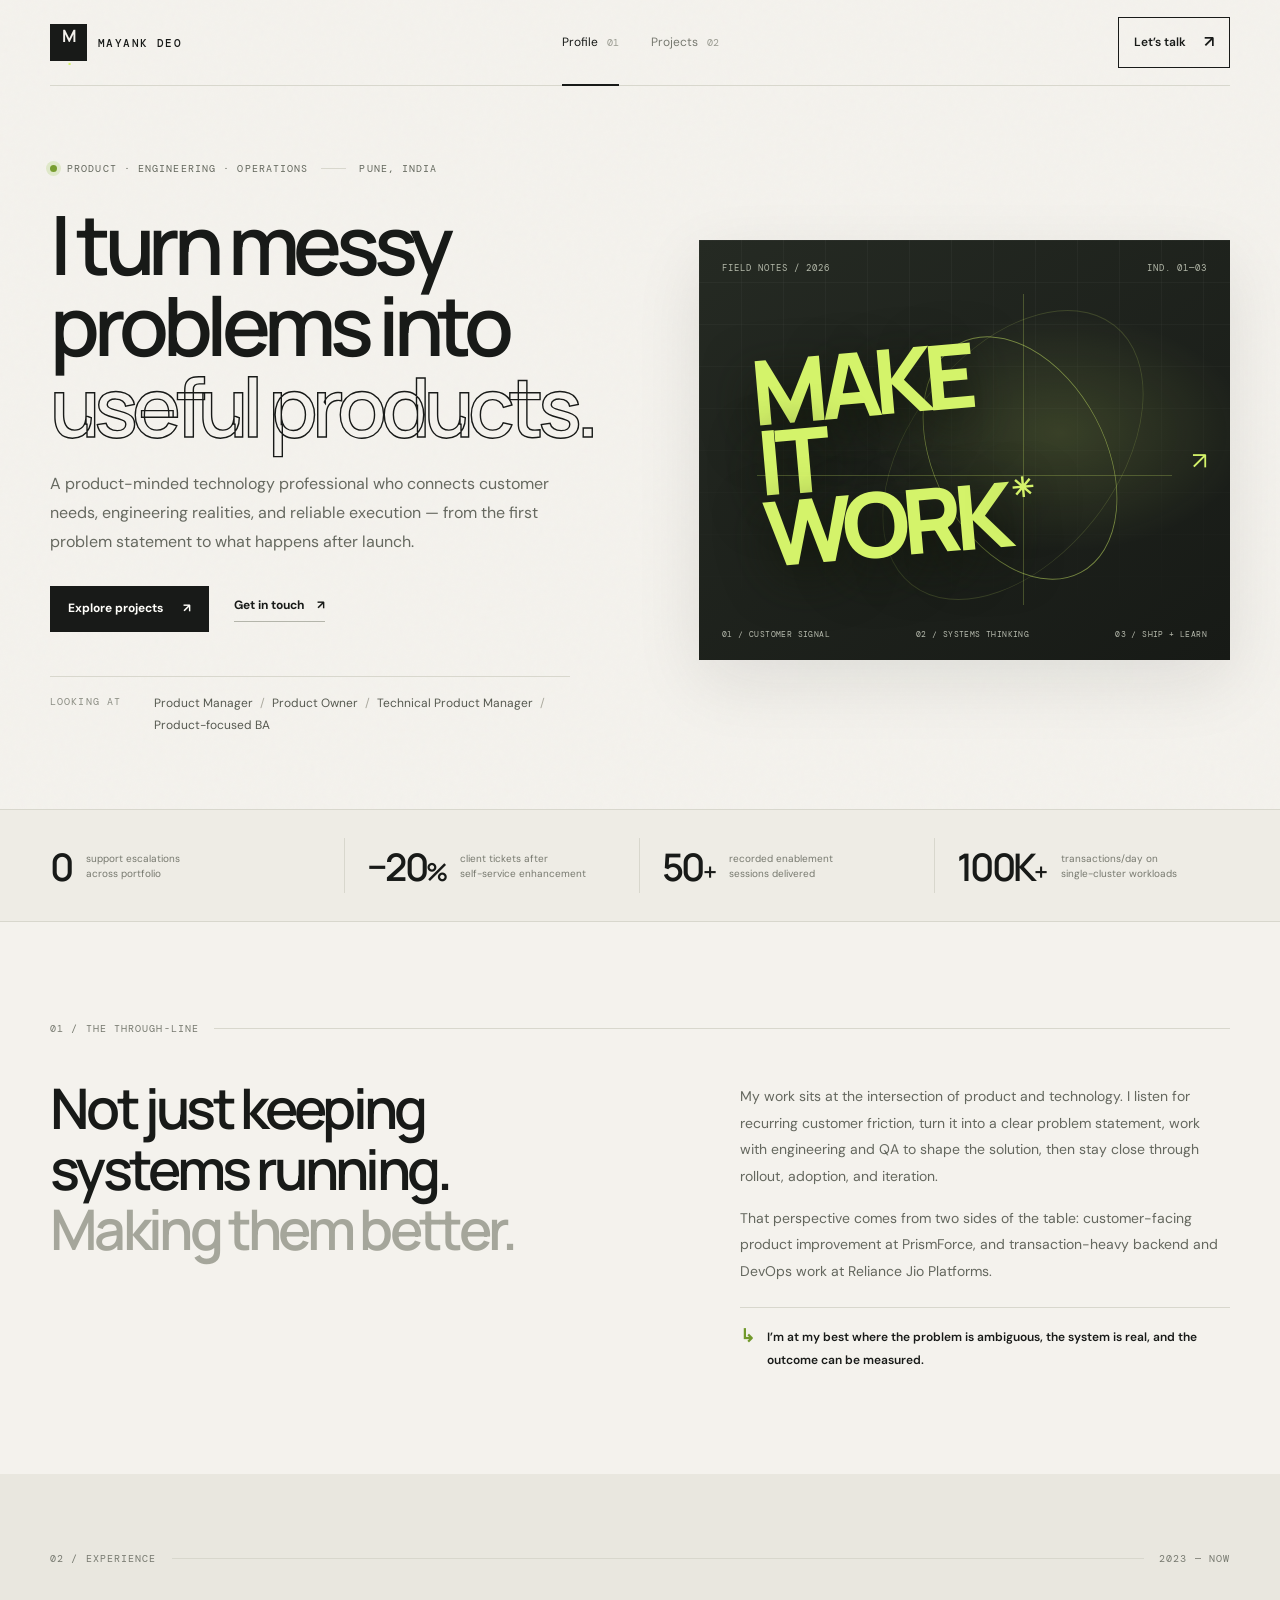
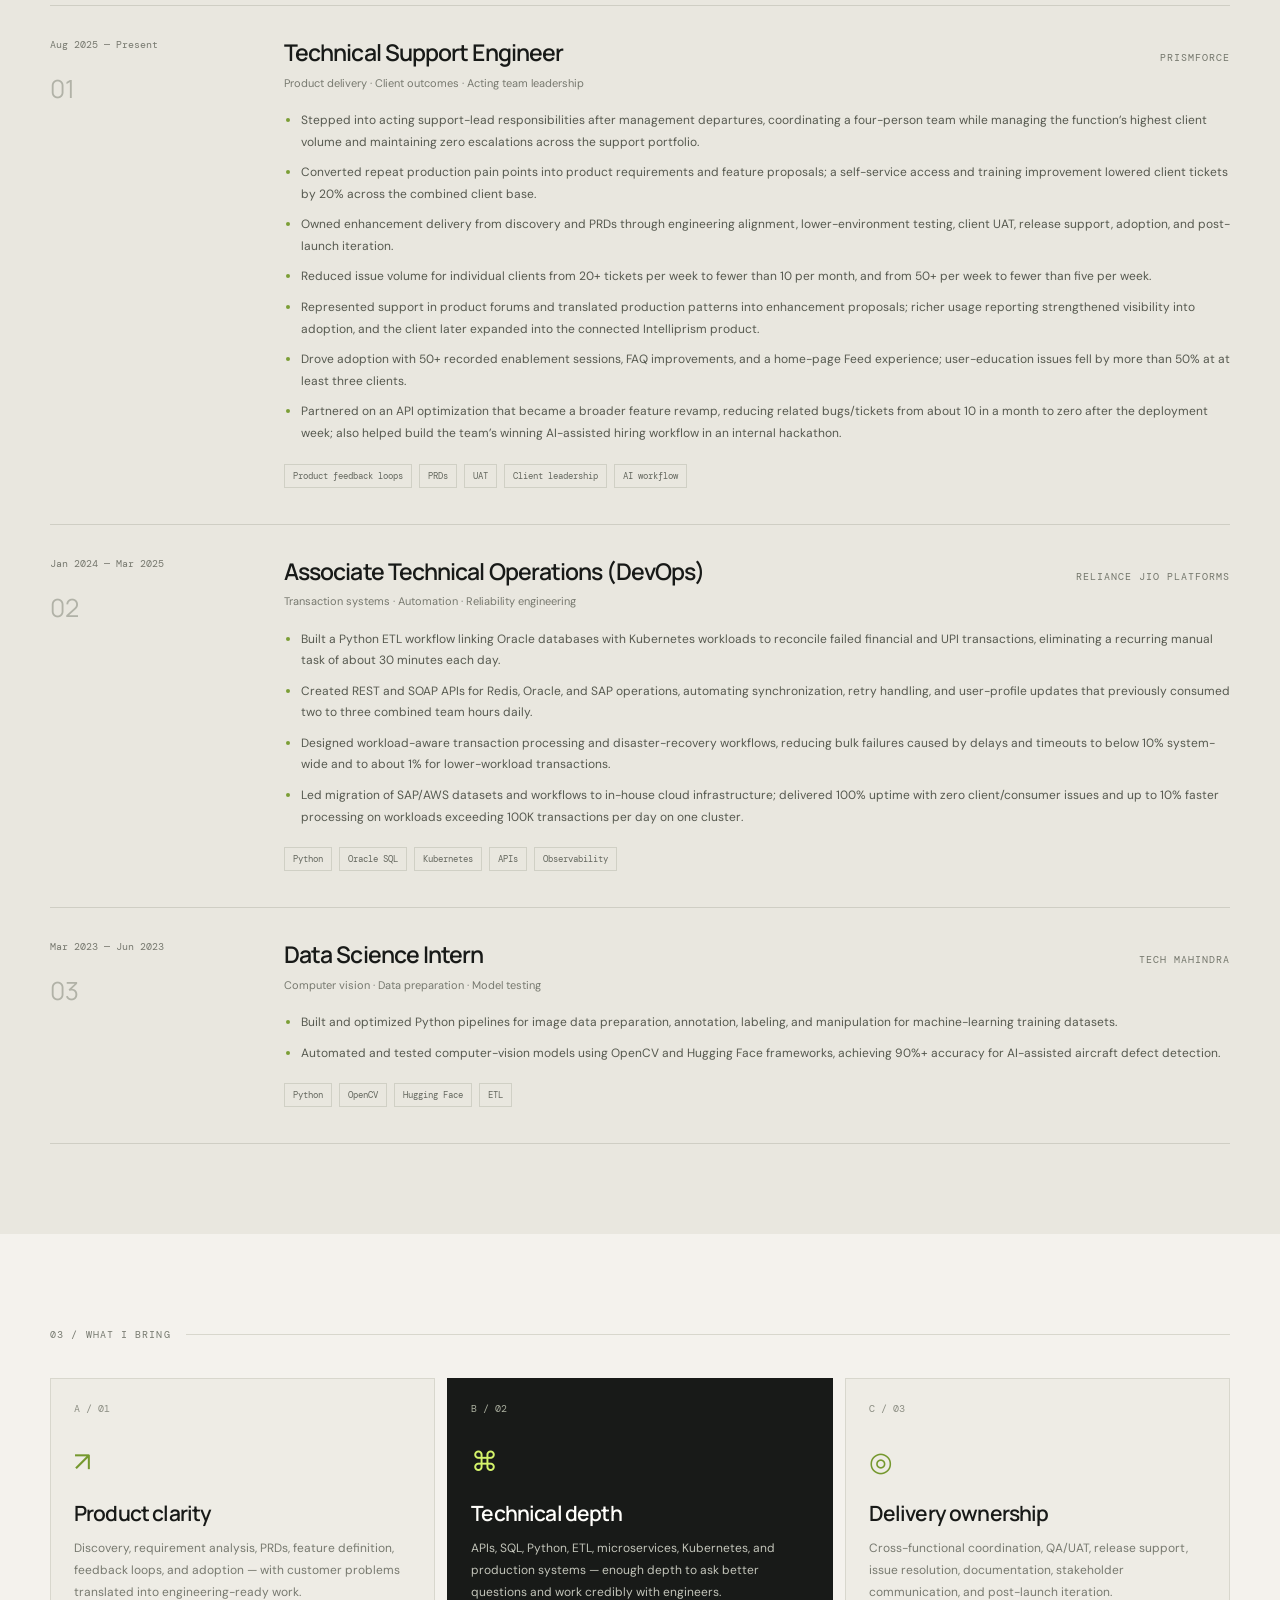
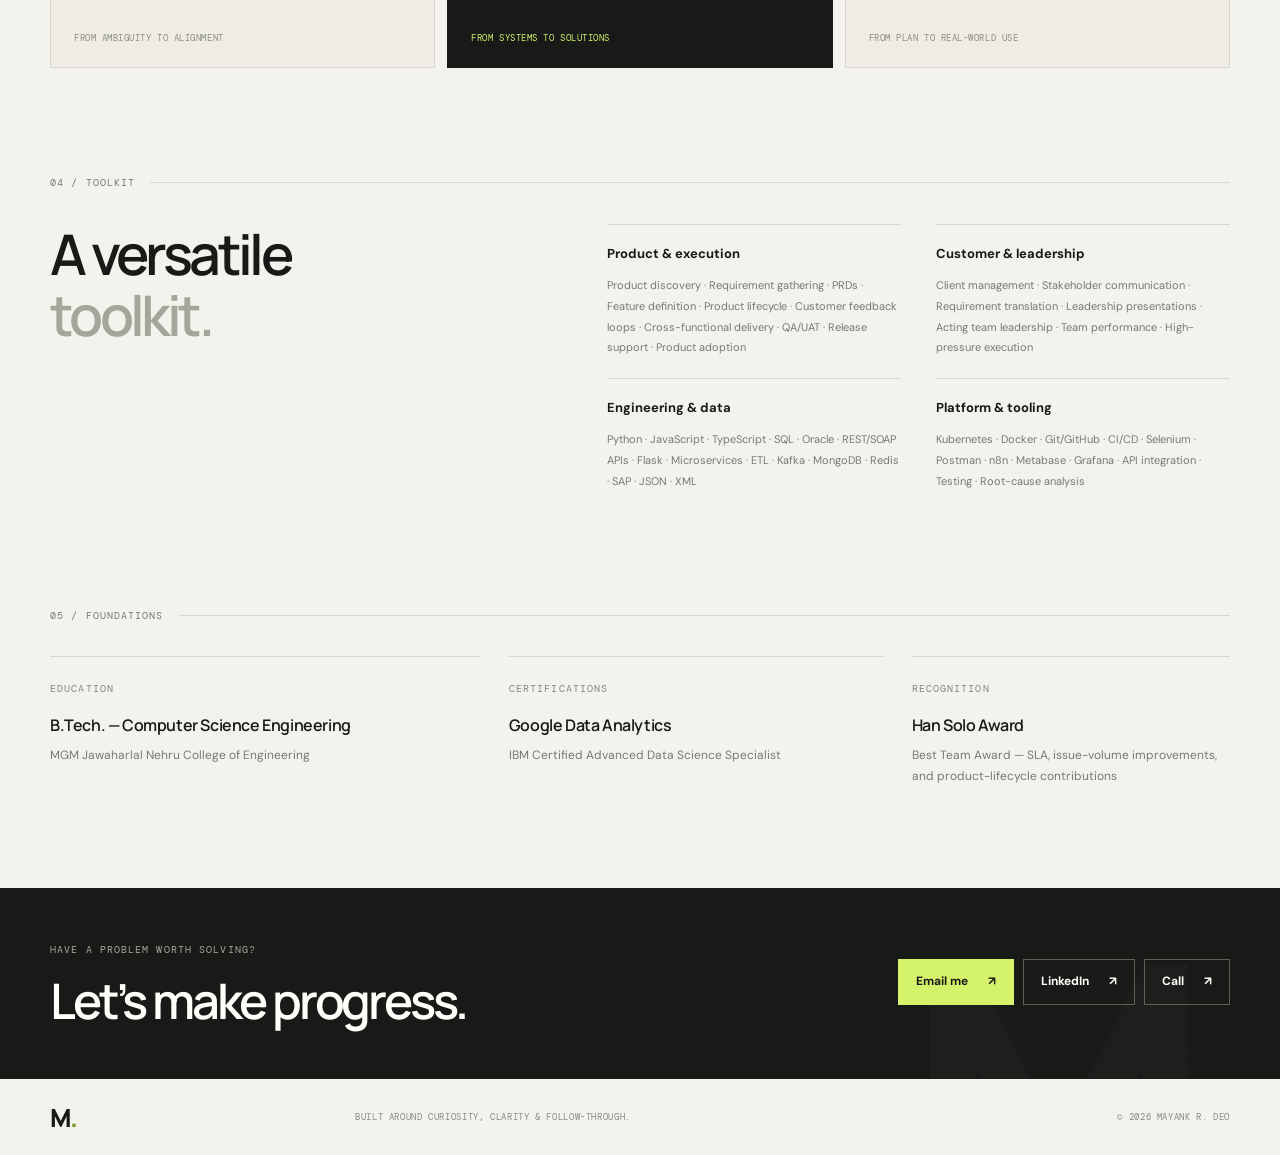
<file: index.html>
<!doctype html>
<html lang="en">
<head>
  <meta charset="utf-8">
  <meta name="viewport" content="width=device-width, initial-scale=1">
  <meta name="theme-color" content="#f4f2ec">
  <meta name="description" content="Mayank R. Deo — product-minded technology professional working across product delivery, backend engineering, operations, and automation.">
  <title>Mayank R. Deo — Product-minded technologist</title>
  <link rel="icon" type="image/svg+xml" href="assets/favicon.svg">
  <meta property="og:title" content="Mayank R. Deo — Product-minded technologist">
  <meta property="og:description" content="Product thinking, technical depth, and execution across real-world systems.">
  <meta property="og:type" content="website">
  <link rel="preconnect" href="https://fonts.googleapis.com">
  <link rel="preconnect" href="https://fonts.gstatic.com" crossorigin>
  <link href="https://fonts.googleapis.com/css2?family=DM+Mono:wght@400;500&family=Manrope:wght@400;500;600;700;800&family=Space+Grotesk:wght@400;500;600;700&display=swap" rel="stylesheet">
  <link rel="stylesheet" href="assets/css/styles.css">
  <script src="assets/js/main.js" defer></script>
</head>
<body>
  <a class="skip-link" href="#main">Skip to content</a>
  <div class="site-shell">
    <header class="topbar">
      <a class="wordmark" href="index.html" aria-label="Mayank Deo home"><span class="wordmark-symbol">M<span>.</span></span><span class="wordmark-name">MAYANK DEO</span></a>
      <nav class="primary-nav" aria-label="Main navigation">
        <a class="nav-link active" href="index.html" aria-current="page">Profile <span>01</span></a>
        <a class="nav-link" href="projects.html">Projects <span>02</span></a>
      </nav>
      <a class="nav-cta" href="mailto:cs23deomayank@gmail.com">Let’s talk <span aria-hidden="true">↗</span></a>
    </header>

    <main id="main">
      <section class="hero section-wrap">
        <div class="hero-copy">
          <div class="eyebrow"><span class="status-dot"></span> PRODUCT · ENGINEERING · OPERATIONS <span class="eyebrow-rule"></span> PUNE, INDIA</div>
          <h1>I turn messy<br>problems into<br><span class="outlined-word">useful products.</span></h1>
          <p class="hero-lede">A product-minded technology professional who connects customer needs, engineering realities, and reliable execution — from the first problem statement to what happens after launch.</p>
          <div class="hero-actions">
            <a class="button button-dark" href="projects.html">Explore projects <span aria-hidden="true">↗</span></a>
            <a class="text-link" href="mailto:cs23deomayank@gmail.com">Get in touch <span aria-hidden="true">↗</span></a>
          </div>
          <div class="hero-roles"><span>LOOKING AT</span><p>Product Manager <i>/</i> Product Owner <i>/</i> Technical Product Manager <i>/</i> Product-focused BA</p></div>
        </div>
        <div class="hero-art" aria-label="Product thinking, technical depth, and execution">
          <div class="art-topline"><span>FIELD NOTES / 2026</span><span>IND. 01—03</span></div>
          <div class="art-grid" aria-hidden="true"></div>
          <div class="orbit orbit-a" aria-hidden="true"></div><div class="orbit orbit-b" aria-hidden="true"></div>
          <div class="hero-stamp">MAKE<br><span>IT</span><br>WORK<span class="stamp-star">✳</span></div>
          <div class="art-axis art-axis-v" aria-hidden="true"></div><div class="art-axis art-axis-h" aria-hidden="true"></div>
          <div class="art-foot"><span>01 / CUSTOMER SIGNAL</span><span>02 / SYSTEMS THINKING</span><span>03 / SHIP + LEARN</span></div>
          <div class="art-corner" aria-hidden="true">↗</div>
        </div>
      </section>

      <section class="metrics-strip" aria-label="Selected impact">
        <div class="metric"><strong>0</strong><span>support escalations<br>across portfolio</span></div>
        <div class="metric"><strong>−20<span class="metric-unit">%</span></strong><span>client tickets after<br>self-service enhancement</span></div>
        <div class="metric"><strong>50<span class="metric-unit">+</span></strong><span>recorded enablement<br>sessions delivered</span></div>
        <div class="metric"><strong>100K<span class="metric-unit">+</span></strong><span>transactions/day on<br>single-cluster workloads</span></div>
      </section>

      <section class="section-wrap intro-section">
        <div class="section-kicker"><span>01 / THE THROUGH-LINE</span><span class="kicker-line"></span></div>
        <div class="intro-grid">
          <h2>Not just keeping<br>systems running.<br><span class="muted-heading">Making them better.</span></h2>
          <div class="intro-body"><p>My work sits at the intersection of product and technology. I listen for recurring customer friction, turn it into a clear problem statement, work with engineering and QA to shape the solution, then stay close through rollout, adoption, and iteration.</p><p>That perspective comes from two sides of the table: customer-facing product improvement at PrismForce, and transaction-heavy backend and DevOps work at Reliance Jio Platforms.</p><div class="inline-note"><span class="note-mark">↳</span><span>I’m at my best where the problem is ambiguous, the system is real, and the outcome can be measured.</span></div></div>
        </div>
      </section>

      <section class="experience-section">
        <div class="section-wrap">
          <div class="section-kicker"><span>02 / EXPERIENCE</span><span class="kicker-line"></span><span>2023 — NOW</span></div>
          <div class="experience-list">
            <article class="experience-item">
              <div class="experience-dates"><span>Aug 2025 — Present</span><span class="experience-index">01</span></div>
              <div class="experience-main"><div class="exp-heading"><h3>Technical Support Engineer</h3><span class="exp-company">PRISMFORCE</span></div><p class="exp-context">Product delivery · Client outcomes · Acting team leadership</p><ul><li>Stepped into acting support-lead responsibilities after management departures, coordinating a four-person team while managing the function’s highest client volume and maintaining zero escalations across the support portfolio.</li><li>Converted repeat production pain points into product requirements and feature proposals; a self-service access and training improvement lowered client tickets by 20% across the combined client base.</li><li>Owned enhancement delivery from discovery and PRDs through engineering alignment, lower-environment testing, client UAT, release support, adoption, and post-launch iteration.</li><li>Reduced issue volume for individual clients from 20+ tickets per week to fewer than 10 per month, and from 50+ per week to fewer than five per week.</li><li>Represented support in product forums and translated production patterns into enhancement proposals; richer usage reporting strengthened visibility into adoption, and the client later expanded into the connected Intelliprism product.</li><li>Drove adoption with 50+ recorded enablement sessions, FAQ improvements, and a home-page Feed experience; user-education issues fell by more than 50% at at least three clients.</li><li>Partnered on an API optimization that became a broader feature revamp, reducing related bugs/tickets from about 10 in a month to zero after the deployment week; also helped build the team’s winning AI-assisted hiring workflow in an internal hackathon.</li></ul><div class="exp-tags"><span>Product feedback loops</span><span>PRDs</span><span>UAT</span><span>Client leadership</span><span>AI workflow</span></div></div>
            </article>
            <article class="experience-item">
              <div class="experience-dates"><span>Jan 2024 — Mar 2025</span><span class="experience-index">02</span></div>
              <div class="experience-main"><div class="exp-heading"><h3>Associate Technical Operations (DevOps)</h3><span class="exp-company">RELIANCE JIO PLATFORMS</span></div><p class="exp-context">Transaction systems · Automation · Reliability engineering</p><ul><li>Built a Python ETL workflow linking Oracle databases with Kubernetes workloads to reconcile failed financial and UPI transactions, eliminating a recurring manual task of about 30 minutes each day.</li><li>Created REST and SOAP APIs for Redis, Oracle, and SAP operations, automating synchronization, retry handling, and user-profile updates that previously consumed two to three combined team hours daily.</li><li>Designed workload-aware transaction processing and disaster-recovery workflows, reducing bulk failures caused by delays and timeouts to below 10% system-wide and to about 1% for lower-workload transactions.</li><li>Led migration of SAP/AWS datasets and workflows to in-house cloud infrastructure; delivered 100% uptime with zero client/consumer issues and up to 10% faster processing on workloads exceeding 100K transactions per day on one cluster.</li></ul><div class="exp-tags"><span>Python</span><span>Oracle SQL</span><span>Kubernetes</span><span>APIs</span><span>Observability</span></div></div>
            </article>
            <article class="experience-item">
              <div class="experience-dates"><span>Mar 2023 — Jun 2023</span><span class="experience-index">03</span></div>
              <div class="experience-main"><div class="exp-heading"><h3>Data Science Intern</h3><span class="exp-company">TECH MAHINDRA</span></div><p class="exp-context">Computer vision · Data preparation · Model testing</p><ul><li>Built and optimized Python pipelines for image data preparation, annotation, labeling, and manipulation for machine-learning training datasets.</li><li>Automated and tested computer-vision models using OpenCV and Hugging Face frameworks, achieving 90%+ accuracy for AI-assisted aircraft defect detection.</li></ul><div class="exp-tags"><span>Python</span><span>OpenCV</span><span>Hugging Face</span><span>ETL</span></div></div>
            </article>
          </div>
        </div>
      </section>

      <section class="section-wrap capability-section">
        <div class="section-kicker"><span>03 / WHAT I BRING</span><span class="kicker-line"></span></div>
        <div class="capability-grid">
          <article class="capability-card"><span class="cap-number">A / 01</span><div class="cap-symbol">↗</div><h3>Product clarity</h3><p>Discovery, requirement analysis, PRDs, feature definition, feedback loops, and adoption — with customer problems translated into engineering-ready work.</p><div class="cap-foot">FROM AMBIGUITY TO ALIGNMENT</div></article>
          <article class="capability-card capability-card-dark"><span class="cap-number">B / 02</span><div class="cap-symbol">⌘</div><h3>Technical depth</h3><p>APIs, SQL, Python, ETL, microservices, Kubernetes, and production systems — enough depth to ask better questions and work credibly with engineers.</p><div class="cap-foot">FROM SYSTEMS TO SOLUTIONS</div></article>
          <article class="capability-card"><span class="cap-number">C / 03</span><div class="cap-symbol">◎</div><h3>Delivery ownership</h3><p>Cross-functional coordination, QA/UAT, release support, issue resolution, documentation, stakeholder communication, and post-launch iteration.</p><div class="cap-foot">FROM PLAN TO REAL-WORLD USE</div></article>
        </div>
      </section>

      <section class="section-wrap skills-section">
        <div class="section-kicker"><span>04 / TOOLKIT</span><span class="kicker-line"></span></div>
        <div class="skills-layout"><h2>A versatile<br><span class="muted-heading">toolkit.</span></h2><div class="skill-groups">
          <div class="skill-group"><h3>Product & execution</h3><p>Product discovery · Requirement gathering · PRDs · Feature definition · Product lifecycle · Customer feedback loops · Cross-functional delivery · QA/UAT · Release support · Product adoption</p></div>
          <div class="skill-group"><h3>Customer & leadership</h3><p>Client management · Stakeholder communication · Requirement translation · Leadership presentations · Acting team leadership · Team performance · High-pressure execution</p></div>
          <div class="skill-group"><h3>Engineering & data</h3><p>Python · JavaScript · TypeScript · SQL · Oracle · REST/SOAP APIs · Flask · Microservices · ETL · Kafka · MongoDB · Redis · SAP · JSON · XML</p></div>
          <div class="skill-group"><h3>Platform & tooling</h3><p>Kubernetes · Docker · Git/GitHub · CI/CD · Selenium · Postman · n8n · Metabase · Grafana · API integration · Testing · Root-cause analysis</p></div>
        </div></div>
      </section>

      <section class="section-wrap recognition-section">
        <div class="section-kicker"><span>05 / FOUNDATIONS</span><span class="kicker-line"></span></div>
        <div class="foundations-grid">
          <div class="foundation-block"><span class="foundation-label">EDUCATION</span><h3>B.Tech. — Computer Science Engineering</h3><p>MGM Jawaharlal Nehru College of Engineering</p></div>
          <div class="foundation-block"><span class="foundation-label">CERTIFICATIONS</span><h3>Google Data Analytics</h3><p>IBM Certified Advanced Data Science Specialist</p></div>
          <div class="foundation-block"><span class="foundation-label">RECOGNITION</span><h3>Han Solo Award</h3><p>Best Team Award — SLA, issue-volume improvements, and product-lifecycle contributions</p></div>
        </div>
      </section>

      <section class="contact-band"><div class="section-wrap contact-inner"><div><span class="section-label-light">HAVE A PROBLEM WORTH SOLVING?</span><h2>Let’s make progress.</h2></div><div class="contact-actions"><a class="button button-lime" href="mailto:cs23deomayank@gmail.com">Email me <span aria-hidden="true">↗</span></a><a class="button button-outline-light" href="https://www.linkedin.com/in/mayankdeo/" target="_blank" rel="noreferrer">LinkedIn <span aria-hidden="true">↗</span></a><a class="button button-outline-light" href="tel:+917666232624">Call <span aria-hidden="true">↗</span></a></div></div></section>
    </main>

    <footer class="site-footer"><a class="footer-mark" href="index.html">M<span>.</span></a><span>BUILT AROUND CURIOSITY, CLARITY & FOLLOW-THROUGH.</span><span>© <span data-current-year>2026</span> MAYANK R. DEO</span></footer>
  </div>
</body>
</html>
</file>
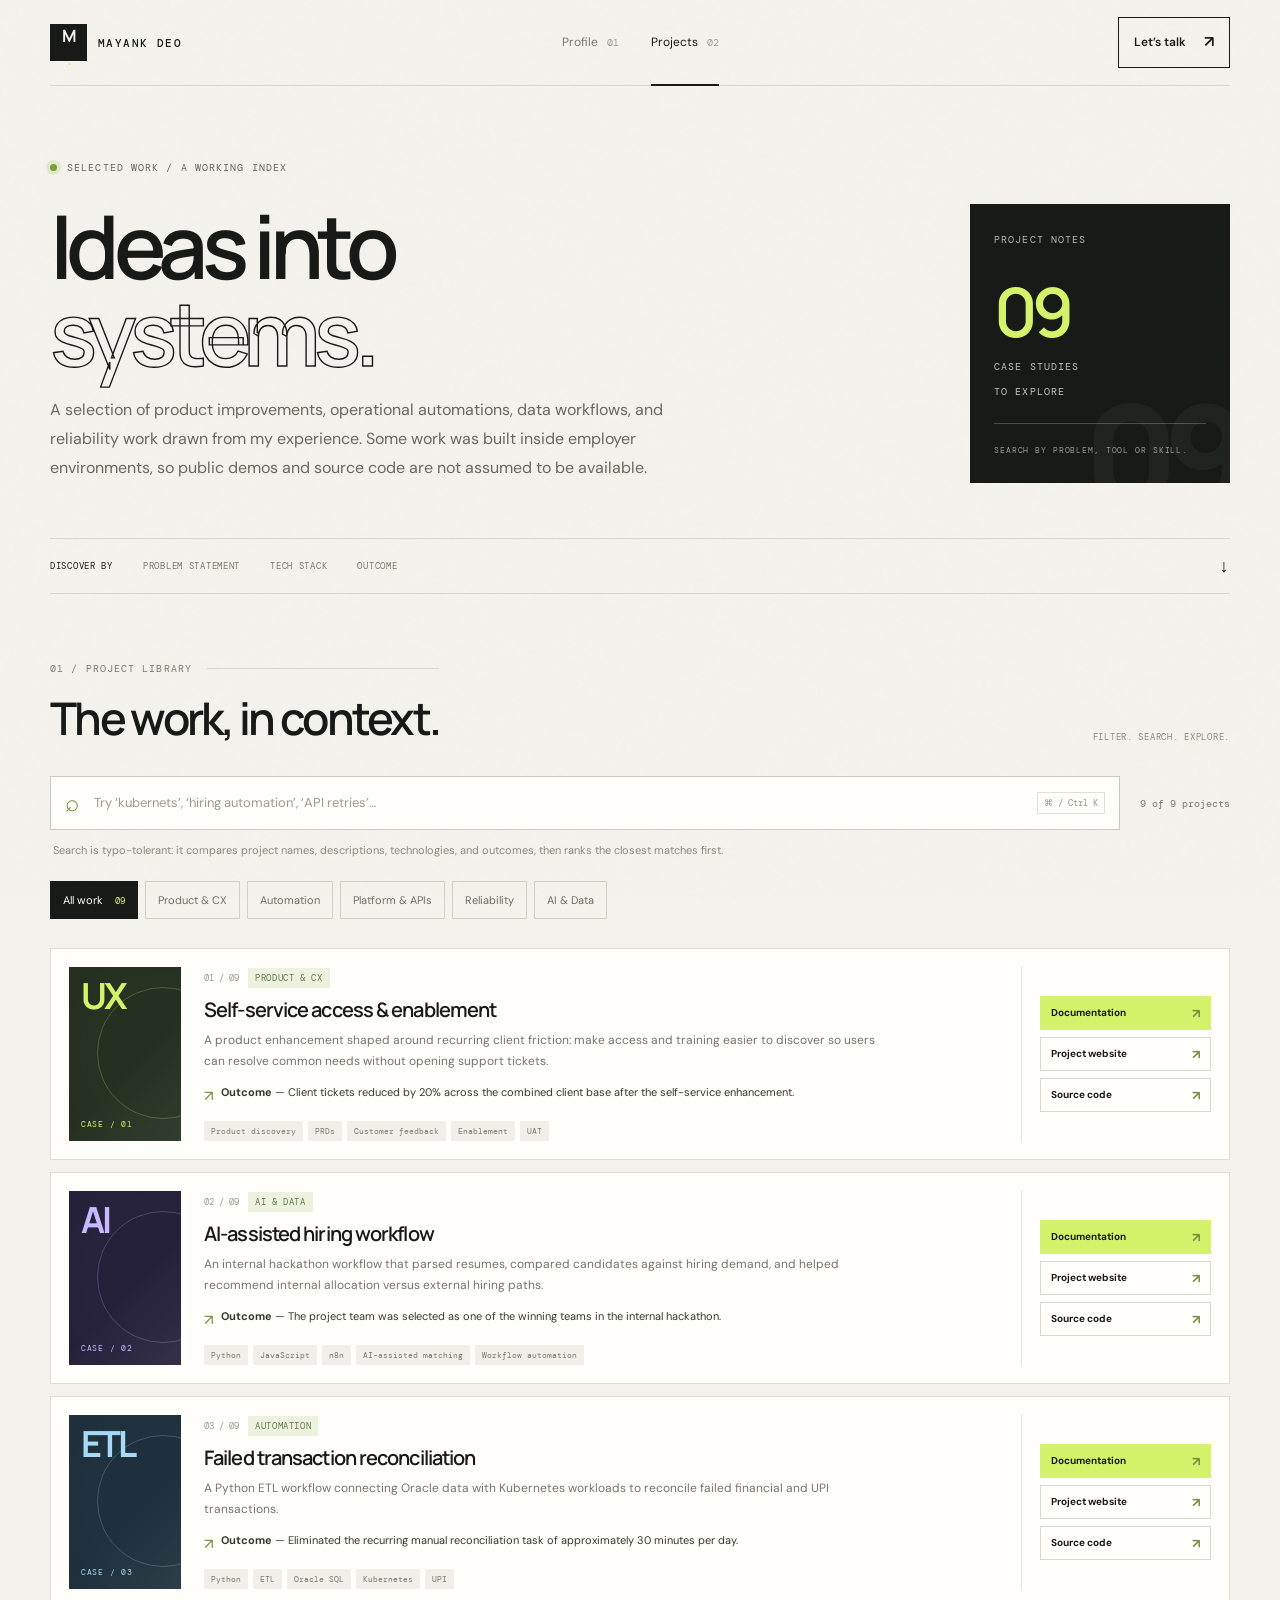
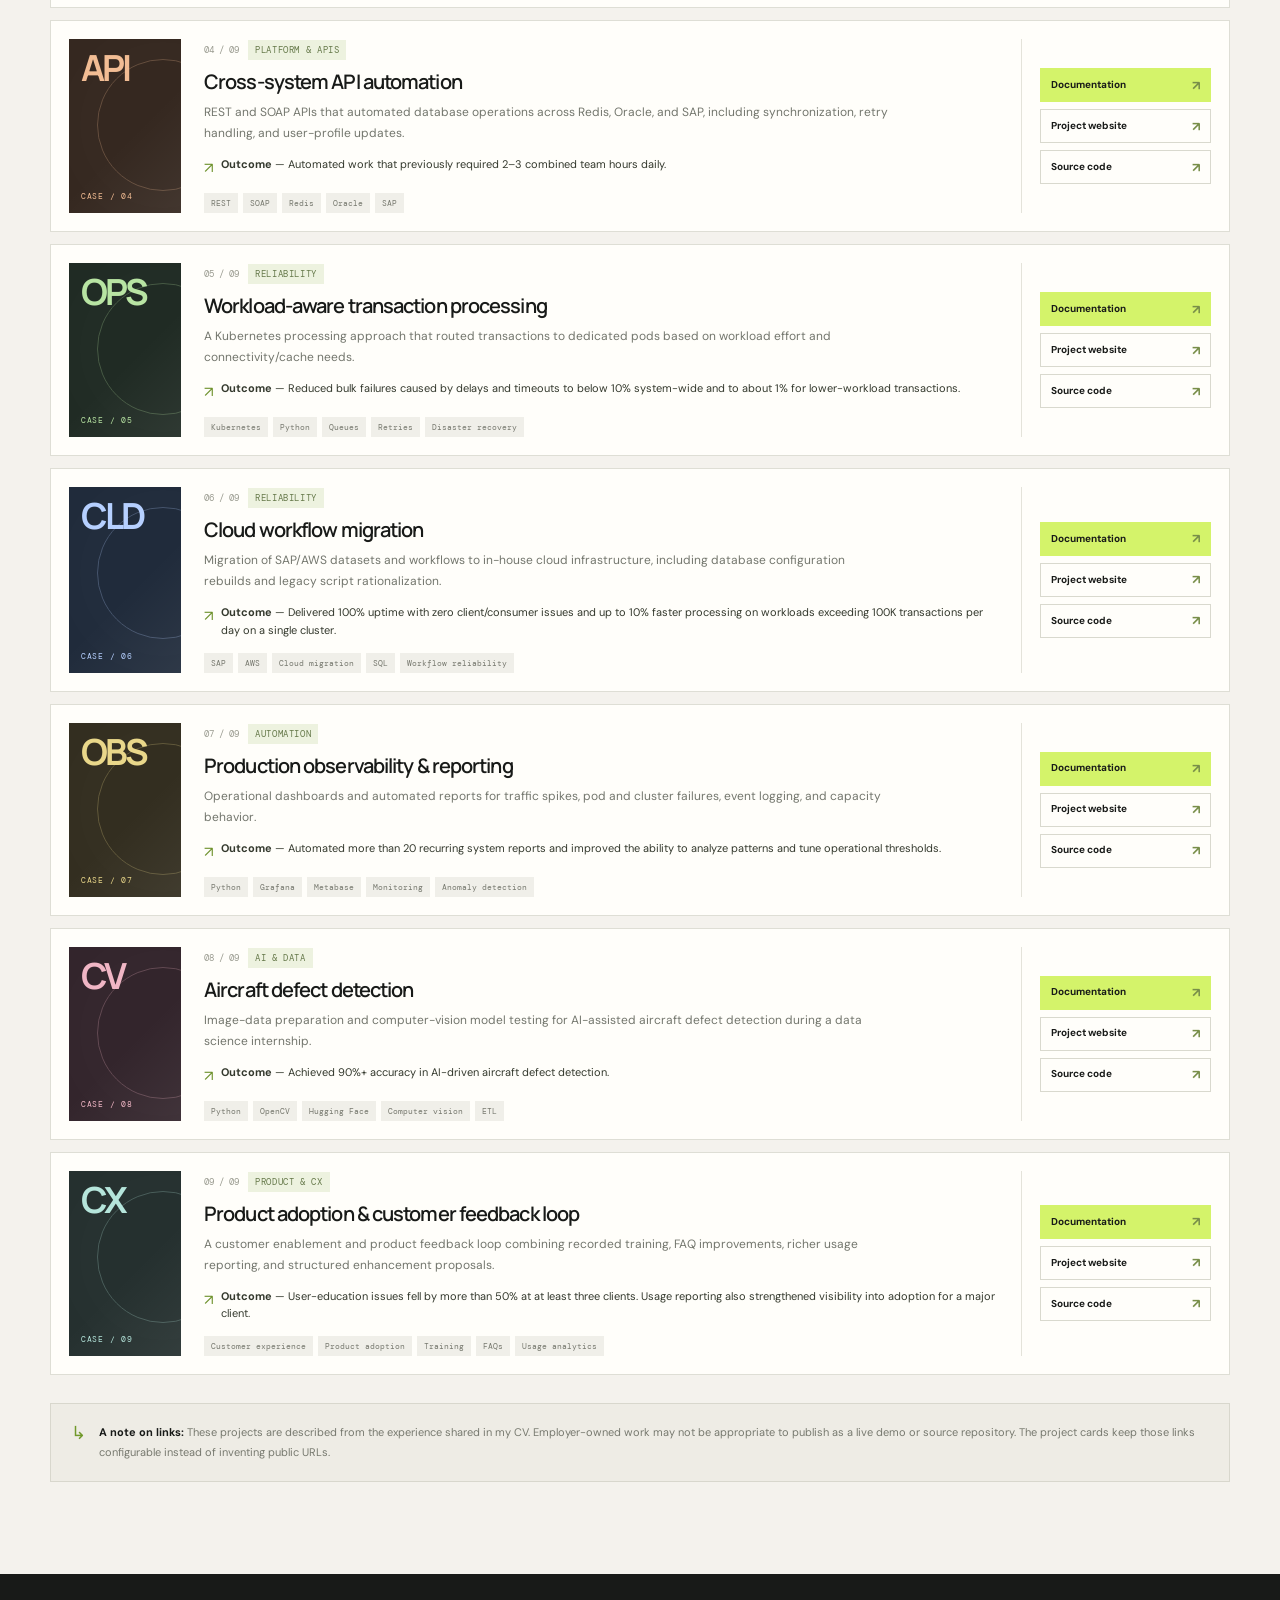
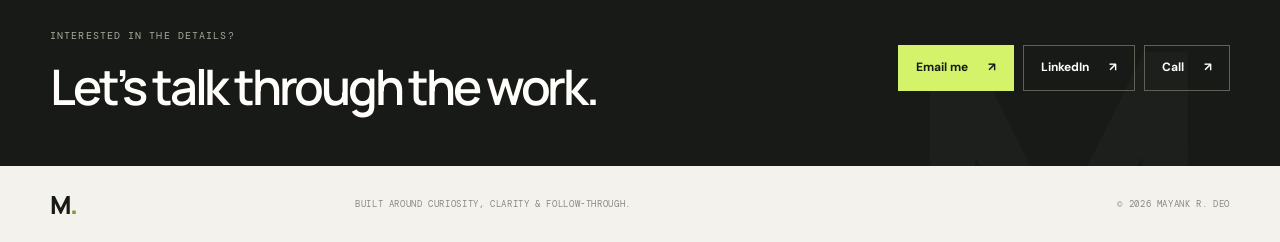
<file: projects.html>
<!doctype html>
<html lang="en">
<head>
  <meta charset="utf-8">
  <meta name="viewport" content="width=device-width, initial-scale=1">
  <meta name="theme-color" content="#f4f2ec">
  <meta name="description" content="Selected product, automation, platform, reliability, and AI projects by Mayank R. Deo.">
  <title>Projects — Mayank R. Deo</title>
  <link rel="icon" type="image/svg+xml" href="assets/favicon.svg">
  <meta property="og:title" content="Projects — Mayank R. Deo">
  <meta property="og:description" content="Selected product, automation, platform, reliability, and AI projects by Mayank R. Deo.">
  <meta property="og:type" content="website">
  <link rel="preconnect" href="https://fonts.googleapis.com">
  <link rel="preconnect" href="https://fonts.gstatic.com" crossorigin>
  <link href="https://fonts.googleapis.com/css2?family=DM+Mono:wght@400;500&family=Manrope:wght@400;500;600;700;800&family=Space+Grotesk:wght@400;500;600;700&display=swap" rel="stylesheet">
  <link rel="stylesheet" href="assets/css/styles.css">
  <script src="assets/js/main.js" defer></script>
  <script src="assets/js/projects-data.js" defer></script>
  <script src="assets/js/projects.js" defer></script>
</head>
<body>
  <a class="skip-link" href="#main">Skip to content</a>
  <div class="site-shell">
    <header class="topbar">
      <a class="wordmark" href="index.html" aria-label="Mayank Deo home"><span class="wordmark-symbol">M<span>.</span></span><span class="wordmark-name">MAYANK DEO</span></a>
      <nav class="primary-nav" aria-label="Main navigation">
        <a class="nav-link" href="index.html">Profile <span>01</span></a>
        <a class="nav-link active" href="projects.html" aria-current="page">Projects <span>02</span></a>
      </nav>
      <a class="nav-cta" href="mailto:cs23deomayank@gmail.com">Let’s talk <span aria-hidden="true">↗</span></a>
    </header>

    <main id="main" class="projects-main">
      <section class="projects-hero section-wrap">
        <div class="eyebrow"><span class="status-dot"></span> SELECTED WORK / A WORKING INDEX</div>
        <div class="project-hero-grid"><div><h1>Ideas into<br><span class="outlined-word">systems.</span></h1><p class="hero-lede">A selection of product improvements, operational automations, data workflows, and reliability work drawn from my experience. Some work was built inside employer environments, so public demos and source code are not assumed to be available.</p></div><div class="project-counter-panel"><span class="panel-label">PROJECT NOTES</span><div class="counter-big" id="project-total">09</div><span class="counter-caption">CASE STUDIES<br>TO EXPLORE</span><div class="counter-line"></div><span class="counter-foot">SEARCH BY PROBLEM, TOOL OR SKILL.</span></div></div>
        <div class="projects-mini-bar"><span>DISCOVER BY</span><span>PROBLEM STATEMENT</span><span>TECH STACK</span><span>OUTCOME</span><span class="mini-bar-arrow">↓</span></div>
      </section>

      <section class="project-browser section-wrap" aria-labelledby="project-library-heading">
        <div class="browser-heading"><div><div class="section-kicker"><span>01 / PROJECT LIBRARY</span><span class="kicker-line"></span></div><h2 id="project-library-heading">The work, in context.</h2></div><span class="browser-hint">FILTER. SEARCH. EXPLORE.</span></div>
        <div class="search-row">
          <label class="search-box" for="project-search"><span class="search-icon" aria-hidden="true">⌕</span><input id="project-search" type="search" autocomplete="off" spellcheck="false" placeholder="Try ‘kubernets’, ‘hiring automation’, ‘API retries’…" aria-describedby="search-help"><kbd>⌘ / Ctrl K</kbd></label>
          <span class="results-count" id="results-count" aria-live="polite">8 projects</span>
        </div>
        <p class="search-help" id="search-help">Search is typo-tolerant: it compares project names, descriptions, technologies, and outcomes, then ranks the closest matches first.</p>
        <div class="filter-row" id="category-filters" aria-label="Filter projects by category">
          <button class="filter-chip selected" type="button" data-category="all" aria-pressed="true">All work <span>09</span></button>
          <button class="filter-chip" type="button" data-category="product" aria-pressed="false">Product & CX</button>
          <button class="filter-chip" type="button" data-category="automation" aria-pressed="false">Automation</button>
          <button class="filter-chip" type="button" data-category="platform" aria-pressed="false">Platform & APIs</button>
          <button class="filter-chip" type="button" data-category="reliability" aria-pressed="false">Reliability</button>
          <button class="filter-chip" type="button" data-category="ai-data" aria-pressed="false">AI & Data</button>
        </div>
        <div class="project-list" id="project-list" aria-live="polite"></div>
        <div class="no-results" id="no-results" hidden><div class="no-results-mark">⌕</div><h3>No close matches yet.</h3><p>Try a broader term such as “Python”, “client”, “automation”, or “Kubernetes”, or clear the active filters.</p><button class="button button-dark" id="clear-search" type="button">Clear search & filters <span aria-hidden="true">↺</span></button></div>
        <div class="project-note"><span class="note-mark">↳</span><p><strong>A note on links:</strong> These projects are described from the experience shared in my CV. Employer-owned work may not be appropriate to publish as a live demo or source repository. The project cards keep those links configurable instead of inventing public URLs.</p></div>
      </section>
      <section class="contact-band"><div class="section-wrap contact-inner"><div><span class="section-label-light">INTERESTED IN THE DETAILS?</span><h2>Let’s talk through the work.</h2></div><div class="contact-actions"><a class="button button-lime" href="mailto:cs23deomayank@gmail.com">Email me <span aria-hidden="true">↗</span></a><a class="button button-outline-light" href="https://www.linkedin.com/in/mayankdeo/" target="_blank" rel="noreferrer">LinkedIn <span aria-hidden="true">↗</span></a><a class="button button-outline-light" href="tel:+917666232624">Call <span aria-hidden="true">↗</span></a></div></div></section>
    </main>

    <footer class="site-footer"><a class="footer-mark" href="index.html">M<span>.</span></a><span>BUILT AROUND CURIOSITY, CLARITY & FOLLOW-THROUGH.</span><span>© <span data-current-year>2026</span> MAYANK R. DEO</span></footer>
  </div>

  <dialog class="detail-dialog" id="project-dialog" aria-labelledby="dialog-title">
    <div class="dialog-top"><span class="dialog-kicker" id="dialog-kicker">PROJECT NOTES / 01</span><button class="icon-close" type="button" data-close-dialog aria-label="Close details">×</button></div>
    <div class="dialog-content" id="dialog-content"></div>
  </dialog>
  <div class="toast" id="site-toast" role="status" aria-live="polite"></div>
</body>
</html>
</file>
<file: assets/css/styles.css>
@import url('https://fonts.googleapis.com/css2?family=DM+Mono:wght@400;500&family=DM+Sans:wght@400;500;600;700&family=Manrope:wght@400;500;600;700;800&display=swap');

:root{--paper:#f4f2ed;--paper-2:#ebe8df;--white:#fffefa;--ink:#181a18;--ink-2:#292c28;--muted:#73766d;--line:#d8d7cd;--line-dark:#383b35;--lime:#d4f36a;--lime-dark:#a6c94a;--blue:#a7c9ff;--orange:#e9a17d;--serif:Georgia,'Times New Roman',serif;--sans:'DM Sans',Arial,sans-serif;--display:Manrope,'DM Sans',sans-serif;--mono:'DM Mono',monospace;--radius:5px;--wrap:1180px;--shadow:0 22px 65px rgba(20,24,18,.09)}
*{box-sizing:border-box}html{scroll-behavior:smooth;scroll-padding-top:100px}body{margin:0;background:var(--paper);color:var(--ink);font-family:var(--sans);font-size:15px;line-height:1.65;-webkit-font-smoothing:antialiased;text-rendering:optimizeLegibility}body:before{content:"";position:fixed;inset:0;pointer-events:none;z-index:-1;opacity:.18;background-image:url("data:image/svg+xml,%3Csvg viewBox='0 0 180 180' xmlns='http://www.w3.org/2000/svg'%3E%3Cfilter id='n'%3E%3CfeTurbulence type='fractalNoise' baseFrequency='.9' numOctaves='3' stitchTiles='stitch'/%3E%3C/filter%3E%3Crect width='100%25' height='100%25' filter='url(%23n)' opacity='.12'/%3E%3C/svg%3E")}.site-shell{overflow:hidden}.section-wrap,.topbar,.site-footer{width:min(var(--wrap),calc(100% - 64px));margin-inline:auto}.skip-link{position:fixed;left:16px;top:-60px;background:var(--lime);color:var(--ink);padding:10px 16px;z-index:1000}.skip-link:focus{top:12px}a{color:inherit;text-decoration:none}button,input{font:inherit}button,a{-webkit-tap-highlight-color:transparent}a:focus-visible,button:focus-visible,input:focus-visible{outline:3px solid #71992b;outline-offset:4px}.topbar{height:86px;display:grid;grid-template-columns:1fr auto 1fr;align-items:center;border-bottom:1px solid var(--line);position:relative;z-index:20}.wordmark{display:inline-flex;align-items:center;gap:11px;width:max-content}.wordmark-symbol{width:37px;height:37px;display:grid;place-items:center;background:var(--ink);color:var(--paper);font:700 17px var(--display);letter-spacing:-.08em}.wordmark-symbol span,.footer-mark span{color:var(--lime)}.wordmark-name{font:500 11px var(--mono);letter-spacing:.13em}.primary-nav{height:100%;display:flex;align-items:center;gap:32px}.nav-link{height:100%;display:flex;align-items:center;gap:9px;color:#777970;font-size:12px;transition:color .2s;position:relative}.nav-link span{font:10px var(--mono);color:#9a9b91}.nav-link:after{content:"";position:absolute;bottom:-1px;left:0;right:0;height:2px;background:var(--ink);transform:scaleX(0);transform-origin:left;transition:transform .25s}.nav-link:hover,.nav-link.active{color:var(--ink)}.nav-link.active:after{transform:scaleX(1)}.nav-cta{justify-self:end;border:1px solid var(--ink);padding:11px 15px;font-size:12px;font-weight:600;display:flex;align-items:center;gap:18px;transition:background .2s,color .2s}.nav-cta:hover{background:var(--ink);color:var(--paper)}.nav-cta span{font-size:16px}.hero{padding-top:76px;padding-bottom:72px;display:grid;grid-template-columns:1.05fr .95fr;gap:62px;align-items:center;min-height:590px}.eyebrow,.section-kicker,.section-label-light,.panel-label,.counter-caption,.counter-foot,.art-topline,.art-foot,.hero-roles>span,.foundation-label,.section-label-light{font:10px var(--mono);letter-spacing:.11em}.eyebrow{display:flex;align-items:center;gap:10px;color:#64685e;flex-wrap:wrap}.status-dot{width:7px;height:7px;border-radius:50%;background:#789d30;box-shadow:0 0 0 4px #dfe8c9}.eyebrow-rule{width:25px;height:1px;background:var(--line);margin-inline:3px}.hero h1,.projects-hero h1{font:600 clamp(47px,6.4vw,82px)/.99 var(--display);letter-spacing:-.075em;margin:29px 0 23px;max-width:650px}.outlined-word{color:transparent;-webkit-text-stroke:1.4px var(--ink);text-stroke:1.4px var(--ink)}.hero-lede{font-size:16px;line-height:1.8;color:#666960;max-width:510px;margin:0}.hero-actions{display:flex;align-items:center;gap:25px;margin-top:29px}.button{min-height:46px;display:inline-flex;align-items:center;justify-content:center;gap:20px;padding:0 17px;border:1px solid transparent;font-size:12px;font-weight:700;cursor:pointer;transition:transform .2s,background .2s,color .2s,border-color .2s}.button:hover{transform:translateY(-2px)}.button-dark{background:var(--ink);color:var(--white)}.button-dark:hover{background:#3b4133}.button-lime{background:var(--lime);color:var(--ink)}.button-lime:hover{background:#e0ff8c}.button-outline-light{border-color:#5d6257;color:var(--white)}.button-outline-light:hover{background:var(--white);color:var(--ink)}.text-link{font-size:12px;font-weight:700;border-bottom:1px solid #b4b5ab;padding:0 0 5px}.text-link span{margin-left:10px}.hero-roles{margin-top:44px;border-top:1px solid var(--line);padding-top:15px;display:grid;grid-template-columns:90px 1fr;gap:14px;max-width:520px}.hero-roles>span{color:#8b8d83;padding-top:3px}.hero-roles p{margin:0;font-size:12px;line-height:1.9;color:#565950}.hero-roles i{font-style:normal;color:#aaa99e;margin:0 4px}.hero-art{position:relative;min-height:420px;background:#20241e;color:#f6f3e9;isolation:isolate;overflow:hidden;padding:22px 23px;box-shadow:var(--shadow)}.hero-art:before{content:"";position:absolute;inset:0;z-index:-2;background:radial-gradient(ellipse at 68% 46%,rgba(212,243,106,.15),transparent 37%),linear-gradient(145deg,#252a23,#171a16)}.art-grid{position:absolute;inset:0;z-index:-1;opacity:.18;background-image:linear-gradient(rgba(255,255,255,.2) 1px,transparent 1px),linear-gradient(90deg,rgba(255,255,255,.2) 1px,transparent 1px);background-size:42px 42px;mask-image:linear-gradient(to bottom,black,transparent 95%)}.art-topline{display:flex;justify-content:space-between;color:#b4b9aa;font-size:9px}.hero-stamp{position:absolute;left:11%;top:25%;font:800 clamp(58px,7vw,94px)/.79 var(--display);letter-spacing:-.09em;color:var(--lime);transform:rotate(-5deg);text-shadow:0 14px 50px #12170b}.hero-stamp>span:first-child{color:transparent;-webkit-text-stroke:1px var(--lime)}.stamp-star{font-size:27px;vertical-align:top;margin-left:8px}.orbit{position:absolute;border:1px solid rgba(212,243,106,.48);border-radius:50%;width:260px;height:260px;left:36%;top:21%;transform:rotate(-28deg) scaleX(.66)}.orbit-b{width:330px;height:330px;left:28%;top:12%;border-color:rgba(212,243,106,.17);transform:rotate(38deg) scaleX(.63)}.art-axis{position:absolute;background:rgba(212,243,106,.24)}.art-axis-v{width:1px;height:74%;top:13%;left:61%}.art-axis-h{height:1px;width:78%;left:11%;top:56%}.art-foot{position:absolute;bottom:21px;left:23px;right:23px;display:flex;justify-content:space-between;gap:10px;color:#b7bbae;font-size:8px;letter-spacing:.05em}.art-corner{position:absolute;right:23px;top:48%;font-size:24px;color:var(--lime)}.metrics-strip{border-block:1px solid var(--line);display:grid;grid-template-columns:repeat(4,1fr);padding:28px max(32px,calc((100% - var(--wrap))/2));background:#eeece5}.metric{padding:0 22px;border-right:1px solid var(--line);display:flex;align-items:center;gap:15px;min-height:55px}.metric:first-child{padding-left:0}.metric:last-child{border-right:0;padding-right:0}.metric strong{font:600 clamp(25px,3.2vw,38px)/1 var(--display);letter-spacing:-.07em;white-space:nowrap}.metric-unit{font-size:.65em}.metric>span{font-size:10px;line-height:1.5;color:#77796f}.intro-section{padding-top:100px;padding-bottom:102px}.section-kicker{display:flex;align-items:center;gap:15px;color:#777a70;font-size:10px}.kicker-line{height:1px;background:var(--line);flex:1}.intro-grid{display:grid;grid-template-columns:1fr .83fr;gap:100px;padding-top:43px;align-items:start}.intro-grid h2,.skills-layout>h2{font:600 clamp(34px,4.5vw,56px)/1.08 var(--display);letter-spacing:-.065em;margin:0}.muted-heading{color:#a5a69b}.intro-body{padding-top:5px;color:#64675e;font-size:14px;line-height:1.9}.intro-body p{margin:0 0 15px}.inline-note{display:flex;gap:12px;align-items:flex-start;margin-top:23px;padding-top:18px;border-top:1px solid var(--line);color:var(--ink);font-size:12px;font-weight:600}.note-mark{color:#71992b;font-size:18px;line-height:1.2}.experience-section{background:#e9e7df;padding:78px 0 90px}.experience-list{margin-top:40px;border-top:1px solid #cfcec4}.experience-item{display:grid;grid-template-columns:190px 1fr;gap:44px;padding:32px 0 36px;border-bottom:1px solid #cfcec4}.experience-dates{display:flex;flex-direction:column;gap:20px;color:#77796f;font:10px var(--mono)}.experience-index{font:400 25px var(--display);color:#b1b2a7}.exp-heading{display:flex;align-items:baseline;justify-content:space-between;gap:20px}.exp-heading h3{font:600 23px/1.25 var(--display);letter-spacing:-.04em;margin:0}.exp-company{font:10px var(--mono);letter-spacing:.1em;color:#74776c;white-space:nowrap}.exp-context{font-size:11px;color:#77796f;margin:7px 0 18px}.experience-main ul{padding-left:17px;margin:0;display:grid;gap:9px;color:#56594f;font-size:12px;line-height:1.8}.experience-main li::marker{color:#7b9e36}.exp-tags{display:flex;flex-wrap:wrap;gap:7px;margin-top:19px}.exp-tags span{border:1px solid #d0d0c5;padding:5px 8px;font:9px var(--mono);color:#65685f}.capability-section{padding-top:94px;padding-bottom:98px}.capability-grid{display:grid;grid-template-columns:repeat(3,1fr);gap:12px;margin-top:37px}.capability-card{background:#eeece5;border:1px solid var(--line);min-height:290px;padding:23px;display:flex;flex-direction:column;align-items:flex-start;transition:transform .25s,box-shadow .25s}.capability-card:hover{transform:translateY(-5px);box-shadow:var(--shadow)}.capability-card-dark{background:var(--ink);color:var(--white);border-color:var(--ink)}.cap-number{font:10px var(--mono);color:#8b8d82}.capability-card-dark .cap-number{color:#a8ad9d}.cap-symbol{font-size:27px;margin:25px 0 14px;color:#75982e}.capability-card-dark .cap-symbol{color:var(--lime)}.capability-card h3{font:600 21px var(--display);letter-spacing:-.04em;margin:0 0 10px}.capability-card p{font-size:12px;color:#77796f;line-height:1.85;margin:0}.capability-card-dark p{color:#c3c5ba}.cap-foot{margin-top:auto;padding-top:20px;font:9px var(--mono);letter-spacing:.06em;color:#8b8d82}.capability-card-dark .cap-foot{color:var(--lime)}.skills-section{padding-top:10px;padding-bottom:98px}.skills-layout{display:grid;grid-template-columns:.75fr 1fr;gap:90px;margin-top:35px}.skill-groups{display:grid;grid-template-columns:1fr 1fr;column-gap:35px}.skill-group{border-top:1px solid var(--line);padding:18px 0 20px}.skill-group h3{font-size:13px;margin:0 0 10px;font-weight:700}.skill-group p{font-size:11px;line-height:1.9;color:#77796f;margin:0}.recognition-section{padding-bottom:100px}.foundations-grid{display:grid;grid-template-columns:1.15fr 1fr .85fr;gap:28px;margin-top:34px}.foundation-block{padding-top:18px;border-top:1px solid var(--line)}.foundation-label{color:#85877c}.foundation-block h3{font:600 16px/1.4 var(--display);letter-spacing:-.025em;margin:14px 0 8px}.foundation-block p{font-size:12px;line-height:1.8;color:#77796f;margin:0}.contact-band{background:var(--ink);color:var(--white);padding:48px 0 52px;position:relative;overflow:hidden}.contact-band:after{content:"M.";position:absolute;right:3%;bottom:-.52em;font:800 clamp(160px,28vw,360px)/1 var(--display);letter-spacing:-.12em;color:rgba(255,255,255,.025);pointer-events:none}.contact-inner{display:flex;align-items:center;justify-content:space-between;gap:40px;position:relative;z-index:1}.section-label-light{color:#a5aa9a}.contact-inner h2{font:600 clamp(31px,4.2vw,49px)/1.1 var(--display);letter-spacing:-.065em;margin:13px 0 0}.contact-actions{display:flex;gap:9px;flex-wrap:wrap}.site-footer{min-height:76px;display:grid;grid-template-columns:1fr 2fr 1fr;align-items:center;gap:20px;color:#888a80}.footer-mark{font:800 25px var(--display);letter-spacing:-.1em;color:var(--ink)}.footer-mark span{color:#779b2d}.site-footer>span{font:9px var(--mono);letter-spacing:.07em}.site-footer>span:last-child{text-align:right}

/* Projects index */
.projects-hero{padding-top:75px}.projects-hero .eyebrow{margin-bottom:20px}.project-hero-grid{display:grid;grid-template-columns:1fr 260px;gap:65px;align-items:end}.projects-hero h1{font-size:clamp(55px,7vw,88px);margin:8px 0 20px}.projects-hero .hero-lede{max-width:650px}.project-counter-panel{background:var(--ink);color:var(--white);min-height:225px;padding:22px 24px;position:relative;overflow:hidden}.project-counter-panel:after{content:"09";position:absolute;right:-7px;bottom:-40px;font:800 140px/1 var(--display);letter-spacing:-.1em;color:rgba(255,255,255,.045)}.panel-label{color:#b4b8aa}.counter-big{font:600 68px/.95 var(--display);letter-spacing:-.09em;color:var(--lime);margin:28px 0 10px}.counter-caption{color:#c3c7b9;line-height:1.6}.counter-line{height:1px;background:#4a4e43;margin:20px 0 12px}.counter-foot{color:#969b8d;font-size:8px}.projects-mini-bar{margin-top:55px;border-block:1px solid var(--line);display:flex;align-items:center;gap:30px;padding:15px 0;font:9px var(--mono);letter-spacing:.08em;color:#77796f}.projects-mini-bar span:first-child{color:var(--ink)}.mini-bar-arrow{margin-left:auto;color:var(--ink);font-size:18px}.project-browser{padding-top:68px;padding-bottom:92px}.browser-heading{display:flex;justify-content:space-between;align-items:end;gap:20px}.browser-heading h2{font:600 clamp(30px,4vw,45px)/1.1 var(--display);letter-spacing:-.06em;margin:19px 0 0}.browser-hint{font:9px var(--mono);letter-spacing:.08em;color:#8b8d82}.search-row{display:flex;align-items:center;gap:20px;margin-top:33px}.search-box{display:flex;align-items:center;gap:13px;flex:1;border:1px solid #cacbc0;background:var(--white);padding:0 14px;min-height:54px;transition:border .2s,box-shadow .2s}.search-box:focus-within{border-color:#899f56;box-shadow:0 0 0 3px rgba(164,197,79,.14)}.search-icon{font-size:24px;color:#6f8f35}.search-box input{min-width:0;flex:1;border:0;outline:0;background:transparent;color:var(--ink);font-size:13px}.search-box input::placeholder{color:#9a9c91}.search-box kbd{font:9px var(--mono);color:#96988d;border:1px solid #e0e0d7;padding:4px 6px;white-space:nowrap}.results-count{font:10px var(--mono);color:#77796f;white-space:nowrap}.search-help{margin:11px 0 0 3px;color:#888a80;font-size:11px}.filter-row{display:flex;flex-wrap:wrap;gap:7px;margin:22px 0 29px}.filter-chip{border:1px solid #d0d0c5;background:transparent;padding:9px 12px;font-size:11px;color:#6c6f65;cursor:pointer;transition:all .18s}.filter-chip span{font:9px var(--mono);margin-left:9px;color:#989a8f}.filter-chip:hover{border-color:#8b9d62;color:var(--ink)}.filter-chip.selected{background:var(--ink);border-color:var(--ink);color:var(--white)}.filter-chip.selected span{color:var(--lime)}.project-list{display:grid;gap:12px}.project-card{display:grid;grid-template-columns:112px minmax(0,1fr) 190px;gap:23px;align-items:stretch;background:var(--white);border:1px solid #deded5;padding:18px;position:relative;transition:transform .22s,border-color .22s,box-shadow .22s;animation:rise .4s both}.project-card:hover{transform:translateY(-3px);border-color:#b9c59e;box-shadow:0 14px 38px rgba(20,24,18,.065)}.project-visual{min-height:145px;display:flex;flex-direction:column;justify-content:space-between;padding:12px;background:var(--visual-bg,#242820);color:var(--visual-fg,var(--lime));position:relative;overflow:hidden}.project-visual:before{content:"";position:absolute;width:130px;height:130px;border:1px solid currentColor;border-radius:50%;right:-48px;top:20px;opacity:.25;box-shadow:0 0 0 17px rgba(255,255,255,.025),0 0 0 36px rgba(255,255,255,.02)}.project-visual:after{content:"";position:absolute;inset:0;background:linear-gradient(135deg,transparent 55%,rgba(255,255,255,.06));pointer-events:none}.project-monogram{position:relative;z-index:1;font:700 36px/.95 var(--display);letter-spacing:-.09em}.project-visual small{position:relative;z-index:1;font:8px var(--mono);letter-spacing:.09em}.project-copy{min-width:0;display:flex;flex-direction:column;align-items:flex-start}.project-meta{display:flex;align-items:center;flex-wrap:wrap;gap:9px;margin:1px 0 9px}.project-number{font:9px var(--mono);color:#9a9b90}.project-category{font:9px var(--mono);text-transform:uppercase;letter-spacing:.07em;color:#66794a;background:#edf2df;padding:4px 7px}.project-copy h3{font:600 20px/1.25 var(--display);letter-spacing:-.045em;margin:0 0 8px}.project-copy>p{font-size:12px;line-height:1.75;color:#73766d;margin:0;max-width:690px}.project-outcome{font-size:11px;line-height:1.6;color:#34392d;margin-top:12px;display:flex;gap:8px;align-items:flex-start}.project-outcome strong{font-weight:700}.outcome-mark{color:#6d912b;font-size:15px}.project-tags{display:flex;flex-wrap:wrap;gap:5px;margin-top:auto;padding-top:13px}.project-tags span{font:8px var(--mono);color:#77796f;background:#f0efe9;padding:5px 7px}.project-actions{display:flex;flex-direction:column;justify-content:center;gap:7px;border-left:1px solid #e4e3da;padding-left:18px}.project-action{display:flex;align-items:center;justify-content:space-between;gap:10px;min-height:34px;padding:0 10px;border:1px solid #d9d9ce;font-size:10px;font-weight:700;background:transparent;cursor:pointer;color:var(--ink);transition:all .18s;text-align:left}.project-action span{font-size:13px;color:#788e49}.project-action:hover{background:var(--ink);border-color:var(--ink);color:var(--white)}.project-action:hover span{color:var(--lime)}.project-action.primary{background:var(--lime);border-color:var(--lime)}.project-action.primary:hover{background:#e2ff94;border-color:#e2ff94;color:var(--ink)}.project-note{display:flex;gap:13px;margin-top:28px;padding:19px 20px;border:1px solid var(--line);background:#eeece5;color:#77796f;font-size:11px;line-height:1.8}.project-note p{margin:0}.project-note strong{color:var(--ink)}.no-results{padding:60px 20px;text-align:center;border:1px dashed #c8c9be;background:rgba(255,255,255,.35)}.no-results-mark{font-size:28px;color:#8da84d}.no-results h3{font:600 22px var(--display);letter-spacing:-.04em;margin:10px 0}.no-results p{font-size:12px;color:#77796f;max-width:430px;margin:0 auto 20px}.detail-dialog{width:min(760px,calc(100% - 28px));max-height:min(84vh,850px);padding:0;border:1px solid #505449;background:var(--paper);color:var(--ink);box-shadow:0 30px 100px rgba(0,0,0,.3)}.detail-dialog::backdrop{background:rgba(16,18,15,.72);backdrop-filter:blur(5px)}.dialog-top{display:flex;justify-content:space-between;align-items:center;padding:17px 22px;border-bottom:1px solid var(--line);background:#eeece5}.dialog-kicker{font:10px var(--mono);letter-spacing:.08em;color:#77796f}.icon-close{width:34px;height:34px;border:1px solid var(--line);background:transparent;font-size:23px;cursor:pointer}.dialog-content{padding:30px clamp(22px,5vw,48px) 42px;overflow:auto}.dialog-content .detail-category{font:10px var(--mono);color:#708d37;letter-spacing:.1em;text-transform:uppercase}.dialog-content h2{font:600 clamp(30px,5vw,43px)/1.1 var(--display);letter-spacing:-.06em;margin:12px 0}.dialog-content .detail-summary{font-size:15px;line-height:1.8;color:#666960;max-width:650px}.detail-grid{display:grid;grid-template-columns:1fr 1fr;gap:20px;margin-top:28px}.detail-block{border-top:1px solid var(--line);padding-top:14px}.detail-block h3{font:10px var(--mono);text-transform:uppercase;letter-spacing:.09em;color:#85877c;margin:0 0 9px}.detail-block p,.detail-block li{font-size:12px;line-height:1.8;color:#5f6258}.detail-block p{margin:0}.detail-block ul{padding-left:17px;margin:0}.detail-outcome{background:var(--ink);color:var(--white);padding:18px 20px;margin-top:25px}.detail-outcome span{font:9px var(--mono);color:var(--lime);letter-spacing:.1em}.detail-outcome p{font-size:14px;line-height:1.7;margin:8px 0 0}.dialog-links{display:flex;gap:8px;flex-wrap:wrap;margin-top:23px}.dialog-links a{font-size:11px;border:1px solid var(--line);padding:9px 12px;font-weight:700}.dialog-links a:hover{background:var(--ink);color:var(--white)}.toast{position:fixed;left:50%;bottom:22px;transform:translate(-50%,20px);background:var(--ink);color:var(--white);padding:12px 17px;font-size:12px;box-shadow:var(--shadow);opacity:0;pointer-events:none;z-index:100;transition:opacity .2s,transform .2s;max-width:min(92vw,520px)}.toast.show{opacity:1;transform:translate(-50%,0)}
@keyframes rise{from{opacity:0;transform:translateY(8px)}to{opacity:1;transform:translateY(0)}}
@media(min-width:1400px){.hero{min-height:650px}.hero-art{min-height:460px}}
@media(max-width:900px){.section-wrap,.topbar,.site-footer{width:min(100% - 40px,var(--wrap))}.hero{gap:30px;padding-top:60px;min-height:0}.hero-art{min-height:370px}.hero h1{font-size:clamp(45px,7.5vw,68px)}.metric{padding-inline:12px;gap:9px}.metric>span{font-size:9px}.intro-grid{gap:45px}.experience-item{grid-template-columns:145px 1fr;gap:25px}.exp-heading{align-items:flex-start;flex-direction:column;gap:4px}.skills-layout{gap:45px}.project-card{grid-template-columns:90px minmax(0,1fr) 155px;gap:16px;padding:14px}.project-actions{padding-left:12px}.project-visual{min-height:155px}.project-copy h3{font-size:18px}.project-hero-grid{grid-template-columns:1fr 220px;gap:30px}}
@media(max-width:650px){.section-wrap,.topbar,.site-footer{width:calc(100% - 36px)}.topbar{height:105px;grid-template-columns:1fr auto}.wordmark-symbol{width:33px;height:33px}.wordmark-name{font-size:10px}.primary-nav{display:flex;position:absolute;bottom:0;left:0;height:34px;justify-content:flex-start;gap:22px}.nav-cta{font-size:11px;padding:9px 11px;gap:10px}.hero{grid-template-columns:1fr;padding-top:48px;padding-bottom:42px;gap:36px}.hero h1{font-size:clamp(48px,13vw,70px);margin-top:24px}.hero-lede{font-size:14px}.hero-art{min-height:310px}.hero-stamp{font-size:72px;top:27%}.art-foot{font-size:7px;gap:8px}.metrics-strip{grid-template-columns:1fr 1fr;padding:0 18px}.metric{padding:18px 10px;min-height:75px;border-bottom:1px solid var(--line)}.metric:nth-child(2){border-right:0}.metric:nth-child(3){padding-left:10px;border-bottom:0}.metric:nth-child(4){border-bottom:0}.metric:first-child{padding-left:10px}.metric strong{font-size:29px}.intro-section{padding-top:66px;padding-bottom:70px}.intro-grid{grid-template-columns:1fr;gap:24px;padding-top:29px}.intro-grid h2,.skills-layout>h2{font-size:40px}.experience-section{padding:57px 0 62px}.experience-list{margin-top:25px}.experience-item{grid-template-columns:1fr;gap:10px;padding:23px 0 26px}.experience-dates{flex-direction:row;align-items:center;justify-content:space-between;gap:12px}.experience-index{font-size:18px}.exp-heading h3{font-size:21px}.experience-main ul{font-size:12px}.capability-section{padding-top:65px;padding-bottom:70px}.capability-grid{grid-template-columns:1fr;gap:9px;margin-top:25px}.capability-card{min-height:230px;padding:20px}.cap-symbol{margin:18px 0 10px}.skills-section{padding-bottom:65px}.skills-layout{grid-template-columns:1fr;gap:25px;margin-top:26px}.skill-groups{grid-template-columns:1fr;column-gap:0}.skill-group{padding:15px 0}.recognition-section{padding-bottom:68px}.foundations-grid{grid-template-columns:1fr;gap:20px;margin-top:25px}.foundation-block h3{margin-top:9px}.contact-band{padding:38px 0}.contact-inner{align-items:flex-start;flex-direction:column;gap:23px}.contact-inner h2{font-size:36px}.contact-actions{gap:7px}.contact-actions .button{min-height:42px;padding-inline:12px}.site-footer{grid-template-columns:34px 1fr;gap:10px;padding:16px 0}.site-footer>span{font-size:8px;line-height:1.6}.site-footer>span:last-child{grid-column:2;text-align:left}.projects-hero{padding-top:50px}.project-hero-grid{grid-template-columns:1fr;gap:25px}.projects-hero h1{font-size:clamp(53px,14vw,74px)}.project-counter-panel{min-height:165px;padding:18px 20px}.counter-big{font-size:55px;margin:17px 0 5px}.counter-line{margin:12px 0 8px}.projects-mini-bar{margin-top:30px;gap:12px;flex-wrap:wrap;font-size:8px}.projects-mini-bar span:nth-child(3){display:none}.project-browser{padding-top:48px;padding-bottom:60px}.browser-heading{align-items:flex-start;flex-direction:column;gap:8px}.browser-heading h2{font-size:34px}.search-row{gap:10px;margin-top:25px}.search-box{padding:0 10px;gap:8px;min-height:50px}.search-box input{font-size:12px}.search-box kbd{display:none}.results-count{font-size:9px}.search-help{font-size:10px}.filter-row{gap:6px;margin:17px 0 21px}.filter-chip{font-size:10px;padding:8px 9px}.project-list{gap:10px}.project-card{grid-template-columns:64px minmax(0,1fr);gap:13px;padding:12px}.project-visual{min-height:104px;padding:8px}.project-monogram{font-size:27px}.project-visual small{font-size:7px}.project-copy h3{font-size:17px}.project-copy>p{font-size:11px;line-height:1.65}.project-meta{gap:6px}.project-category{font-size:8px}.project-outcome{font-size:10px;margin-top:9px}.project-tags{padding-top:10px}.project-tags span{font-size:7px}.project-actions{grid-column:1/-1;border-left:0;border-top:1px solid #e4e3da;padding:10px 0 0;display:grid;grid-template-columns:repeat(3,1fr);gap:6px}.project-action{font-size:9px;min-height:35px;padding:0 8px}.project-note{padding:14px;font-size:10px}.detail-grid{grid-template-columns:1fr;gap:15px}.dialog-content{padding:23px 20px 28px}.dialog-content h2{font-size:31px}.detail-dialog{max-height:88vh}.detail-dialog .dialog-top{padding:12px 15px}}
@media(prefers-reduced-motion:reduce){*,*:before,*:after{scroll-behavior:auto!important;animation-duration:.01ms!important;animation-iteration-count:1!important;transition-duration:.01ms!important}}
</file>
